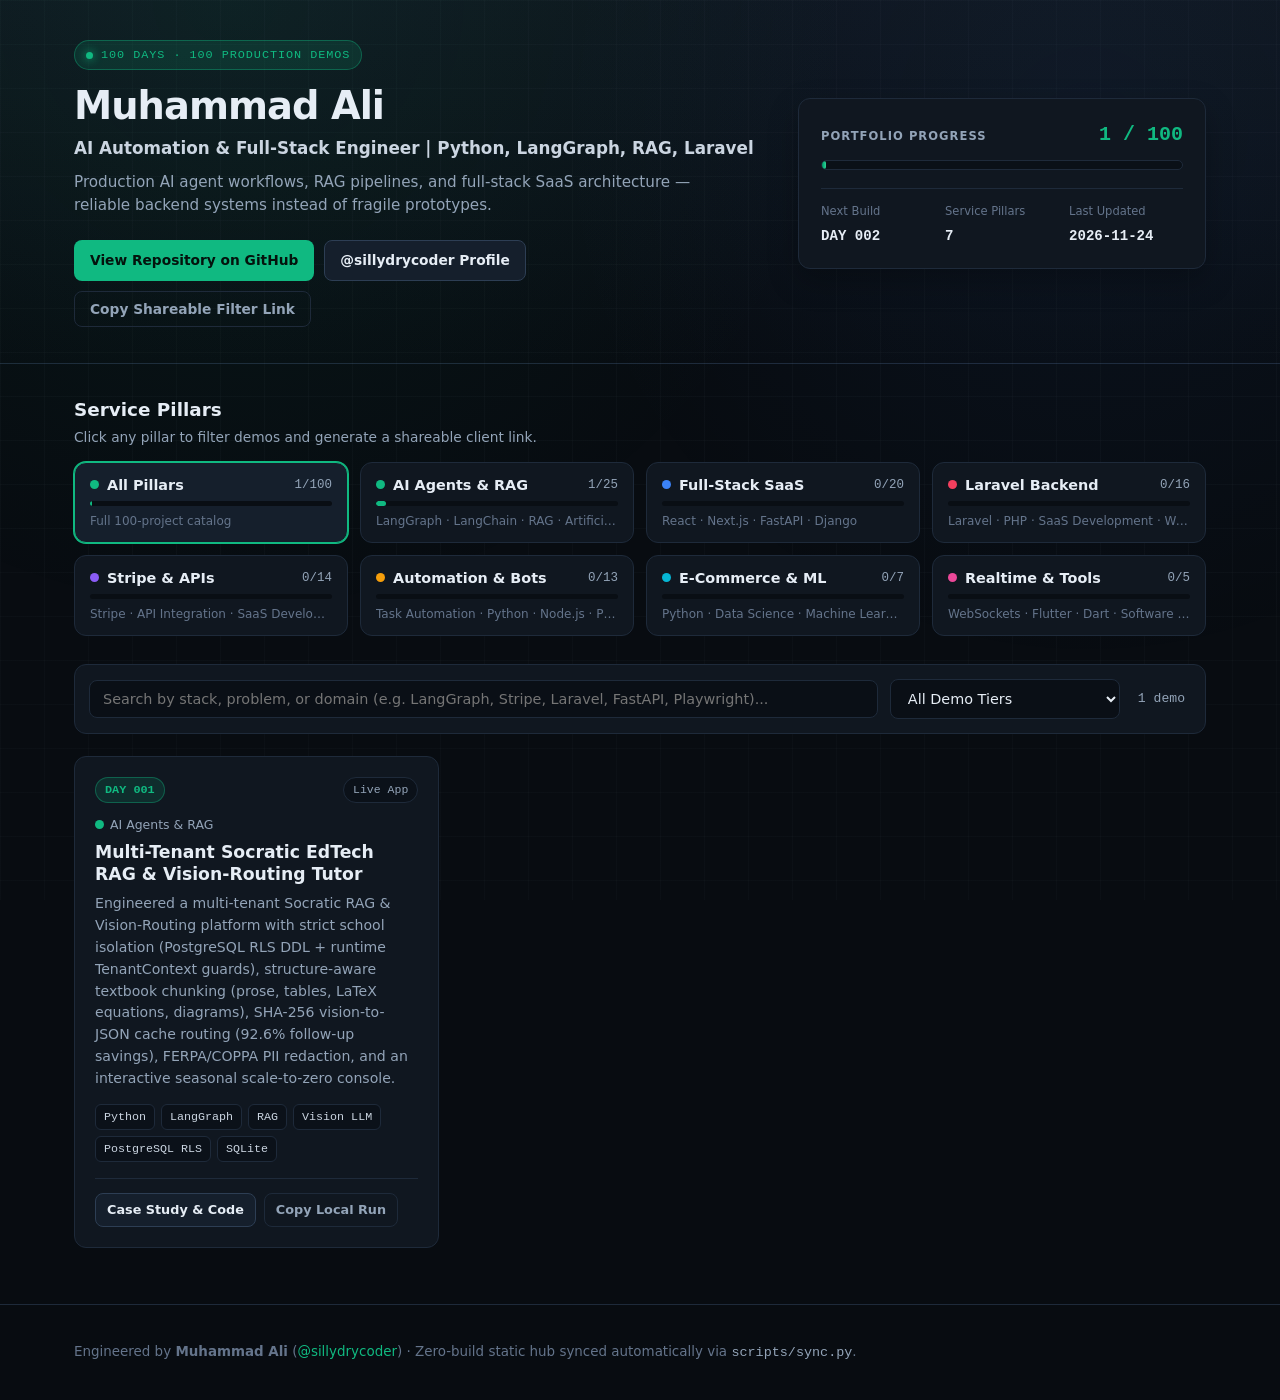
<file: docs/index.html>
<!doctype html>
<html lang="en">
<head>
  <meta charset="utf-8" />
  <meta name="viewport" content="width=device-width, initial-scale=1" />
  <title>Muhammad Ali (sillydrycoder) — 100 Days, 100 Production Demos</title>
  <meta
    name="description"
    content="Production AI agent workflows, LangGraph & RAG pipelines, Laravel & Next.js SaaS platforms, Stripe billing systems, and automation bots by Muhammad Ali."
  />
  <link rel="stylesheet" href="styles.css" />
</head>
<body>
  <div class="bg-grid" aria-hidden="true"></div>

  <header class="site-header">
    <div class="container header-inner">
      <div class="brand-block">
        <div class="eyebrow">
          <span class="pulse-dot" aria-hidden="true"></span>
          <span>100 DAYS · 100 PRODUCTION DEMOS</span>
        </div>
        <h1 id="author-name">Muhammad Ali</h1>
        <p id="author-headline" class="headline">
          AI Automation &amp; Full-Stack Engineer | Python, LangGraph, RAG, Laravel
        </p>
        <p id="author-positioning" class="positioning">
          Production AI agent workflows, RAG pipelines, and full-stack SaaS architecture — reliable backend systems instead of fragile prototypes.
        </p>
        <div class="header-actions">
          <a id="repo-link" class="btn btn-primary" href="https://github.com/sillydrycoder/100-days-100-projects" target="_blank" rel="noopener">
            View Repository on GitHub
          </a>
          <a id="profile-link" class="btn btn-secondary" href="https://github.com/sillydrycoder" target="_blank" rel="noopener">
            @sillydrycoder Profile
          </a>
          <button id="copy-filter-btn" class="btn btn-ghost" type="button">
            Copy Shareable Filter Link
          </button>
        </div>
      </div>

      <aside class="progress-panel" aria-label="Challenge progress">
        <div class="progress-top">
          <span class="progress-label">PORTFOLIO PROGRESS</span>
          <span id="progress-fraction" class="mono progress-fraction">0 / 100</span>
        </div>
        <div class="progress-track" role="progressbar" aria-valuemin="0" aria-valuemax="100" aria-valuenow="0" id="progress-bar-wrap">
          <div id="progress-fill" class="progress-fill" style="width: 0%;"></div>
        </div>
        <div class="progress-meta">
          <div>
            <span class="meta-k">Next Build</span>
            <strong id="next-day-val" class="mono">DAY 001</strong>
          </div>
          <div>
            <span class="meta-k">Service Pillars</span>
            <strong id="pillar-count-val" class="mono">7</strong>
          </div>
          <div>
            <span class="meta-k">Last Updated</span>
            <strong id="updated-val" class="mono">—</strong>
          </div>
        </div>
      </aside>
    </div>
  </header>

  <main class="container main-content">
    <section class="section-block" aria-labelledby="pillars-heading">
      <div class="section-head">
        <div>
          <h2 id="pillars-heading">Service Pillars</h2>
          <p class="section-sub">Click any pillar to filter demos and generate a shareable client link.</p>
        </div>
        <button id="reset-filters-btn" class="btn btn-ghost btn-sm hidden" type="button">
          Reset Filters
        </button>
      </div>
      <div id="pillars-grid" class="pillars-grid"></div>
    </section>

    <section class="controls-bar" aria-label="Filter projects">
      <div class="search-wrap">
        <input
          id="search-input"
          type="search"
          placeholder="Search by stack, problem, or domain (e.g. LangGraph, Stripe, Laravel, FastAPI, Playwright)..."
          autocomplete="off"
        />
      </div>
      <div class="select-wrap">
        <select id="tier-select" aria-label="Filter by demo tier">
          <option value="all">All Demo Tiers</option>
          <option value="tier-1-static">Tier 1: Live Static</option>
          <option value="tier-2-free-app">Tier 2: Free Cloud App</option>
          <option value="tier-3-local-visual">Tier 3: Local + Visual Proof</option>
        </select>
      </div>
      <div class="results-counter mono" id="results-counter">0 demos</div>
    </section>

    <section aria-labelledby="catalog-heading">
      <h2 id="catalog-heading" class="sr-only">Project Catalog</h2>
      <div id="projects-grid" class="projects-grid"></div>
      <div id="empty-state" class="empty-state hidden"></div>
    </section>
  </main>

  <footer class="site-footer">
    <div class="container footer-inner">
      <p>
        Engineered by <strong>Muhammad Ali</strong> (<a href="https://github.com/sillydrycoder" target="_blank" rel="noopener">@sillydrycoder</a>) · Zero-build static hub synced automatically via <code>scripts/sync.py</code>.
      </p>
    </div>
  </footer>

  <div id="toast" class="toast" role="status" aria-live="polite"></div>
  <script src="app.js" defer></script>
</body>
</html>
</file>
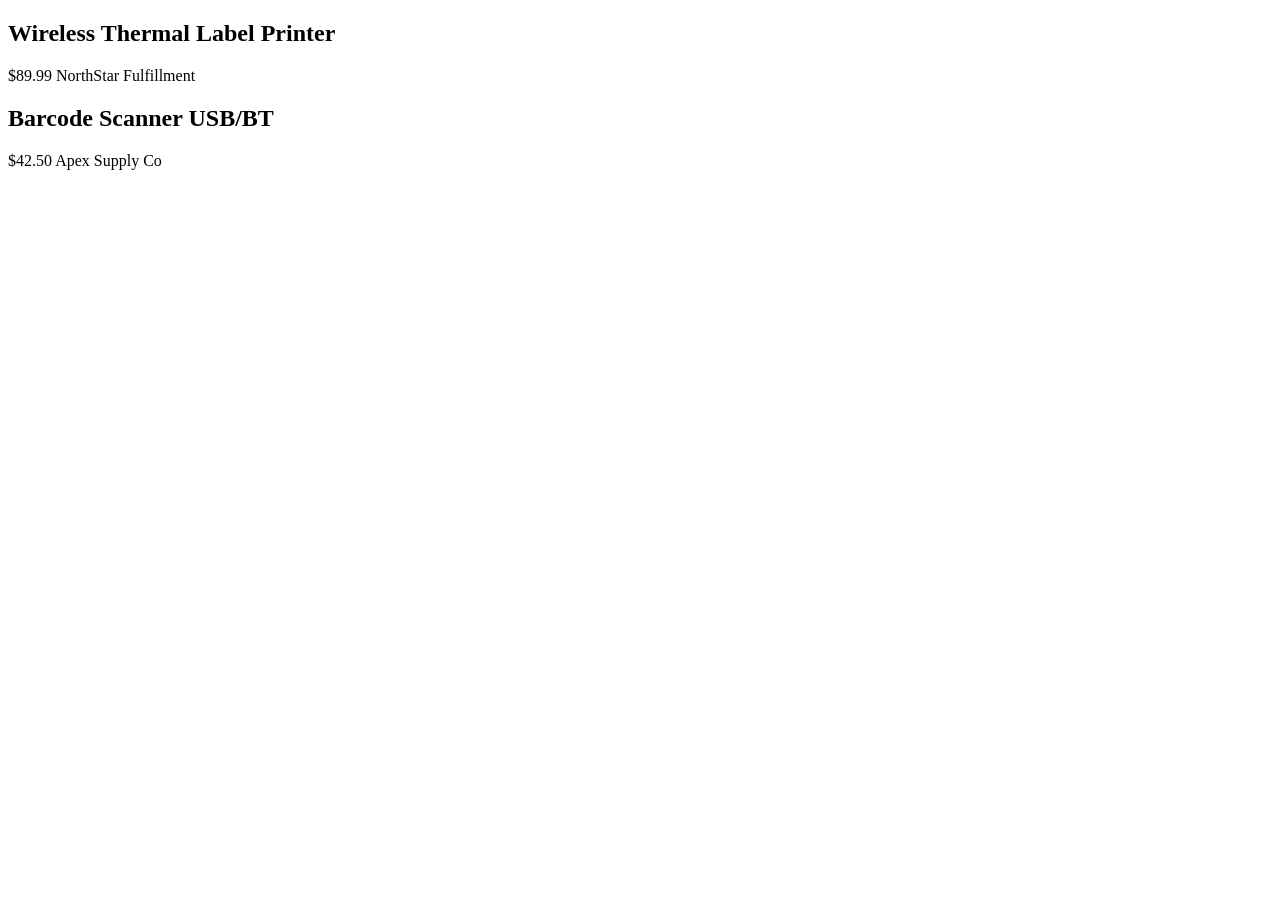
<file: templates/automation-scraper/sample_data/mock_page.html>
<!doctype html>
<html lang="en">
<body>
  <section class="catalog">
    <article class="listing" data-id="SKU-101">
      <h2>Wireless Thermal Label Printer</h2>
      <span class="price">$89.99</span>
      <span class="seller">NorthStar Fulfillment</span>
    </article>
    <article class="listing" data-id="SKU-102">
      <h2>Barcode Scanner USB/BT</h2>
      <span class="price">$42.50</span>
      <span class="seller">Apex Supply Co</span>
    </article>
  </section>
</body>
</html>
</file>
<file: docs/styles.css>
:root {
  --bg: #080c11;
  --surface: #101720;
  --surface-elevated: #151f2c;
  --border: #1e2a3a;
  --border-strong: #2d3e54;
  --text: #e6edf5;
  --text-muted: #93a4b8;
  --text-dim: #64748b;
  --accent: #10b981;
  --accent-soft: rgba(16, 185, 129, 0.14);
  --accent-border: rgba(16, 185, 129, 0.38);
  --radius: 12px;
  --radius-sm: 8px;
  --font-sans: "Inter", system-ui, -apple-system, BlinkMacSystemFont, "Segoe UI", Roboto, sans-serif;
  --font-mono: "JetBrains Mono", ui-monospace, SFMono-Regular, Menlo, Consolas, monospace;
}

* {
  box-sizing: border-box;
}

html,
body {
  margin: 0;
  padding: 0;
  background: var(--bg);
  color: var(--text);
  font-family: var(--font-sans);
  line-height: 1.55;
  -webkit-font-smoothing: antialiased;
}

.bg-grid {
  position: fixed;
  inset: 0;
  background-image:
    radial-gradient(circle at 18% 0%, rgba(16, 185, 129, 0.08), transparent 45%),
    radial-gradient(circle at 85% 15%, rgba(59, 130, 246, 0.06), transparent 40%),
    linear-gradient(rgba(148, 163, 184, 0.03) 1px, transparent 1px),
    linear-gradient(90deg, rgba(148, 163, 184, 0.03) 1px, transparent 1px);
  background-size: auto, auto, 44px 44px, 44px 44px;
  pointer-events: none;
  z-index: 0;
}

.container {
  position: relative;
  z-index: 1;
  max-width: 1180px;
  margin: 0 auto;
  padding: 0 24px;
}

.mono {
  font-family: var(--font-mono);
}

.hidden {
  display: none !important;
}

.sr-only {
  position: absolute;
  width: 1px;
  height: 1px;
  padding: 0;
  margin: -1px;
  overflow: hidden;
  clip: rect(0, 0, 0, 0);
  white-space: nowrap;
  border: 0;
}

/* Header */
.site-header {
  border-bottom: 1px solid var(--border);
  padding: 40px 0 36px;
  background: linear-gradient(180deg, rgba(16, 23, 32, 0.85) 0%, rgba(8, 12, 17, 0.4) 100%);
}

.header-inner {
  display: grid;
  grid-template-columns: minmax(0, 1.45fr) minmax(290px, 0.85fr);
  gap: 28px;
  align-items: center;
}

.eyebrow {
  display: inline-flex;
  align-items: center;
  gap: 8px;
  font-family: var(--font-mono);
  font-size: 0.74rem;
  letter-spacing: 0.08em;
  color: var(--accent);
  background: var(--accent-soft);
  border: 1px solid var(--accent-border);
  padding: 5px 11px;
  border-radius: 999px;
  margin-bottom: 14px;
}

.pulse-dot {
  width: 7px;
  height: 7px;
  border-radius: 50%;
  background: var(--accent);
  box-shadow: 0 0 10px var(--accent);
}

.brand-block h1 {
  margin: 0 0 6px;
  font-size: clamp(1.9rem, 3vw, 2.5rem);
  letter-spacing: -0.025em;
  line-height: 1.15;
}

.headline {
  margin: 0 0 10px;
  font-size: 1.05rem;
  font-weight: 600;
  color: #cbd5e1;
}

.positioning {
  margin: 0 0 22px;
  color: var(--text-muted);
  max-width: 64ch;
  font-size: 0.95rem;
}

.header-actions {
  display: flex;
  flex-wrap: wrap;
  gap: 10px;
}

/* Buttons */
.btn {
  display: inline-flex;
  align-items: center;
  justify-content: center;
  gap: 7px;
  padding: 9px 15px;
  border-radius: var(--radius-sm);
  font-size: 0.86rem;
  font-weight: 600;
  text-decoration: none;
  cursor: pointer;
  border: 1px solid transparent;
  transition: transform 0.14s ease, border-color 0.14s ease, background 0.14s ease;
  font-family: inherit;
}

.btn:hover {
  transform: translateY(-1px);
}

.btn-primary {
  background: var(--accent);
  color: #04130d;
}

.btn-primary:hover {
  background: #34d399;
}

.btn-secondary {
  background: var(--surface-elevated);
  color: var(--text);
  border-color: var(--border-strong);
}

.btn-secondary:hover {
  border-color: var(--accent-border);
}

.btn-ghost {
  background: transparent;
  color: var(--text-muted);
  border-color: var(--border);
}

.btn-ghost:hover {
  color: var(--text);
  border-color: var(--border-strong);
  background: rgba(255, 255, 255, 0.03);
}

.btn-sm {
  padding: 6px 11px;
  font-size: 0.8rem;
}

/* Progress Panel */
.progress-panel {
  background: var(--surface);
  border: 1px solid var(--border);
  border-radius: var(--radius);
  padding: 20px 22px;
  box-shadow: 0 12px 30px rgba(0, 0, 0, 0.25);
}

.progress-top {
  display: flex;
  justify-content: space-between;
  align-items: baseline;
  margin-bottom: 10px;
}

.progress-label {
  font-size: 0.72rem;
  letter-spacing: 0.09em;
  color: var(--text-muted);
  font-weight: 700;
}

.progress-fraction {
  font-size: 1.25rem;
  font-weight: 700;
  color: var(--accent);
}

.progress-track {
  width: 100%;
  height: 10px;
  background: #0a1017;
  border: 1px solid var(--border);
  border-radius: 999px;
  overflow: hidden;
  margin-bottom: 18px;
}

.progress-fill {
  height: 100%;
  background: linear-gradient(90deg, #059669, #10b981, #34d399);
  border-radius: 999px;
  transition: width 0.35s ease;
}

.progress-meta {
  display: grid;
  grid-template-columns: repeat(3, 1fr);
  gap: 10px;
  border-top: 1px solid var(--border);
  padding-top: 14px;
}

.meta-k {
  display: block;
  font-size: 0.72rem;
  color: var(--text-dim);
  margin-bottom: 2px;
}

.progress-meta strong {
  font-size: 0.88rem;
  color: var(--text);
}

/* Main Content */
.main-content {
  padding-top: 32px;
  padding-bottom: 56px;
}

.section-block {
  margin-bottom: 28px;
}

.section-head {
  display: flex;
  justify-content: space-between;
  align-items: flex-end;
  gap: 12px;
  margin-bottom: 14px;
}

.section-head h2 {
  margin: 0;
  font-size: 1.15rem;
}

.section-sub {
  margin: 2px 0 0;
  font-size: 0.86rem;
  color: var(--text-muted);
}

/* Pillars Grid */
.pillars-grid {
  display: grid;
  grid-template-columns: repeat(auto-fill, minmax(230px, 1fr));
  gap: 12px;
}

.pillar-card {
  text-align: left;
  background: var(--surface);
  border: 1px solid var(--border);
  border-radius: var(--radius);
  padding: 14px 15px;
  color: var(--text);
  cursor: pointer;
  font-family: inherit;
  transition: border-color 0.15s ease, transform 0.15s ease, background 0.15s ease;
}

.pillar-card:hover {
  border-color: var(--border-strong);
  transform: translateY(-2px);
}

.pillar-card.active {
  background: var(--surface-elevated);
  border-color: var(--pillar-accent, var(--accent));
  box-shadow: 0 0 0 1px var(--pillar-accent, var(--accent));
}

.pillar-top {
  display: flex;
  justify-content: space-between;
  align-items: center;
  gap: 8px;
  margin-bottom: 8px;
}

.pillar-title {
  display: inline-flex;
  align-items: center;
  gap: 8px;
  font-weight: 600;
  font-size: 0.9rem;
}

.pillar-dot {
  width: 9px;
  height: 9px;
  border-radius: 50%;
  flex-shrink: 0;
}

.pillar-count {
  font-size: 0.78rem;
  color: var(--text-muted);
}

.pillar-bar {
  height: 5px;
  background: #090e14;
  border-radius: 999px;
  overflow: hidden;
  margin-bottom: 8px;
}

.pillar-bar-fill {
  height: 100%;
  border-radius: 999px;
}

.pillar-skills {
  font-size: 0.75rem;
  color: var(--text-dim);
  white-space: nowrap;
  overflow: hidden;
  text-overflow: ellipsis;
}

/* Controls */
.controls-bar {
  display: flex;
  flex-wrap: wrap;
  gap: 12px;
  align-items: center;
  margin-bottom: 22px;
  padding: 14px;
  background: var(--surface);
  border: 1px solid var(--border);
  border-radius: var(--radius);
}

.search-wrap {
  flex: 1 1 320px;
}

.search-wrap input,
.select-wrap select {
  width: 100%;
  background: #0a0f16;
  border: 1px solid var(--border);
  color: var(--text);
  padding: 10px 13px;
  border-radius: var(--radius-sm);
  font-size: 0.9rem;
  font-family: inherit;
  outline: none;
}

.search-wrap input:focus,
.select-wrap select:focus {
  border-color: var(--accent-border);
}

.select-wrap {
  flex: 0 1 230px;
}

.results-counter {
  font-size: 0.82rem;
  color: var(--text-muted);
  padding: 0 6px;
}

/* Projects Grid */
.projects-grid {
  display: grid;
  grid-template-columns: repeat(auto-fill, minmax(340px, 1fr));
  gap: 18px;
}

.project-card {
  display: flex;
  flex-direction: column;
  background: var(--surface);
  border: 1px solid var(--border);
  border-radius: var(--radius);
  padding: 20px;
  transition: border-color 0.16s ease, transform 0.16s ease;
}

.project-card:hover {
  border-color: var(--border-strong);
  transform: translateY(-2px);
}

.card-meta-row {
  display: flex;
  justify-content: space-between;
  align-items: center;
  gap: 8px;
  margin-bottom: 12px;
}

.day-pill {
  font-size: 0.74rem;
  font-weight: 700;
  color: var(--accent);
  background: var(--accent-soft);
  border: 1px solid var(--accent-border);
  padding: 3px 9px;
  border-radius: 999px;
}

.tier-pill {
  font-size: 0.72rem;
  color: var(--text-muted);
  background: #0b1119;
  border: 1px solid var(--border);
  padding: 3px 9px;
  border-radius: 999px;
}

.card-pillar {
  display: inline-flex;
  align-items: center;
  gap: 6px;
  font-size: 0.78rem;
  color: var(--text-muted);
  margin-bottom: 6px;
}

.project-card h3 {
  margin: 0 0 8px;
  font-size: 1.08rem;
  line-height: 1.3;
}

.card-summary {
  margin: 0 0 14px;
  font-size: 0.88rem;
  color: var(--text-muted);
  flex: 1;
}

.stack-row {
  display: flex;
  flex-wrap: wrap;
  gap: 6px;
  margin-bottom: 16px;
}

.stack-tag {
  font-family: var(--font-mono);
  font-size: 0.73rem;
  color: #cbd5e1;
  background: #0b1119;
  border: 1px solid var(--border);
  padding: 3px 8px;
  border-radius: 6px;
}

.card-actions {
  display: flex;
  flex-wrap: wrap;
  gap: 8px;
  padding-top: 14px;
  border-top: 1px solid var(--border);
}

.wip-badge {
  font-size: 0.72rem;
  color: #fbbf24;
  background: rgba(245, 158, 11, 0.12);
  border: 1px solid rgba(245, 158, 11, 0.35);
  padding: 2px 8px;
  border-radius: 999px;
}

/* Empty State */
.empty-state {
  background: var(--surface);
  border: 1px dashed var(--border-strong);
  border-radius: var(--radius);
  padding: 36px 28px;
  text-align: center;
}

.empty-state h3 {
  margin: 0 0 8px;
  font-size: 1.15rem;
}

.empty-state p {
  margin: 0 auto 18px;
  max-width: 60ch;
  color: var(--text-muted);
  font-size: 0.92rem;
}

.roadmap-mini {
  display: grid;
  grid-template-columns: repeat(auto-fit, minmax(240px, 1fr));
  gap: 12px;
  text-align: left;
  margin-top: 22px;
}

.roadmap-mini-card {
  background: #0b1119;
  border: 1px solid var(--border);
  border-radius: var(--radius-sm);
  padding: 13px 15px;
}

.roadmap-mini-card strong {
  display: block;
  font-size: 0.88rem;
  margin-bottom: 4px;
}

.roadmap-mini-card span {
  font-size: 0.8rem;
  color: var(--text-muted);
}

/* Footer */
.site-footer {
  border-top: 1px solid var(--border);
  padding: 24px 0;
  color: var(--text-dim);
  font-size: 0.84rem;
}

.site-footer a {
  color: var(--accent);
  text-decoration: none;
}

.site-footer code {
  font-family: var(--font-mono);
  color: var(--text-muted);
}

/* Toast */
.toast {
  position: fixed;
  right: 22px;
  bottom: 22px;
  background: #10241d;
  color: #a7f3d0;
  border: 1px solid var(--accent-border);
  padding: 10px 16px;
  border-radius: var(--radius-sm);
  font-size: 0.85rem;
  font-weight: 500;
  opacity: 0;
  transform: translateY(10px);
  pointer-events: none;
  transition: opacity 0.18s ease, transform 0.18s ease;
  z-index: 50;
}

.toast.visible {
  opacity: 1;
  transform: translateY(0);
}

@media (max-width: 860px) {
  .header-inner {
    grid-template-columns: 1fr;
  }
  .projects-grid {
    grid-template-columns: 1fr;
  }
}
</file>
